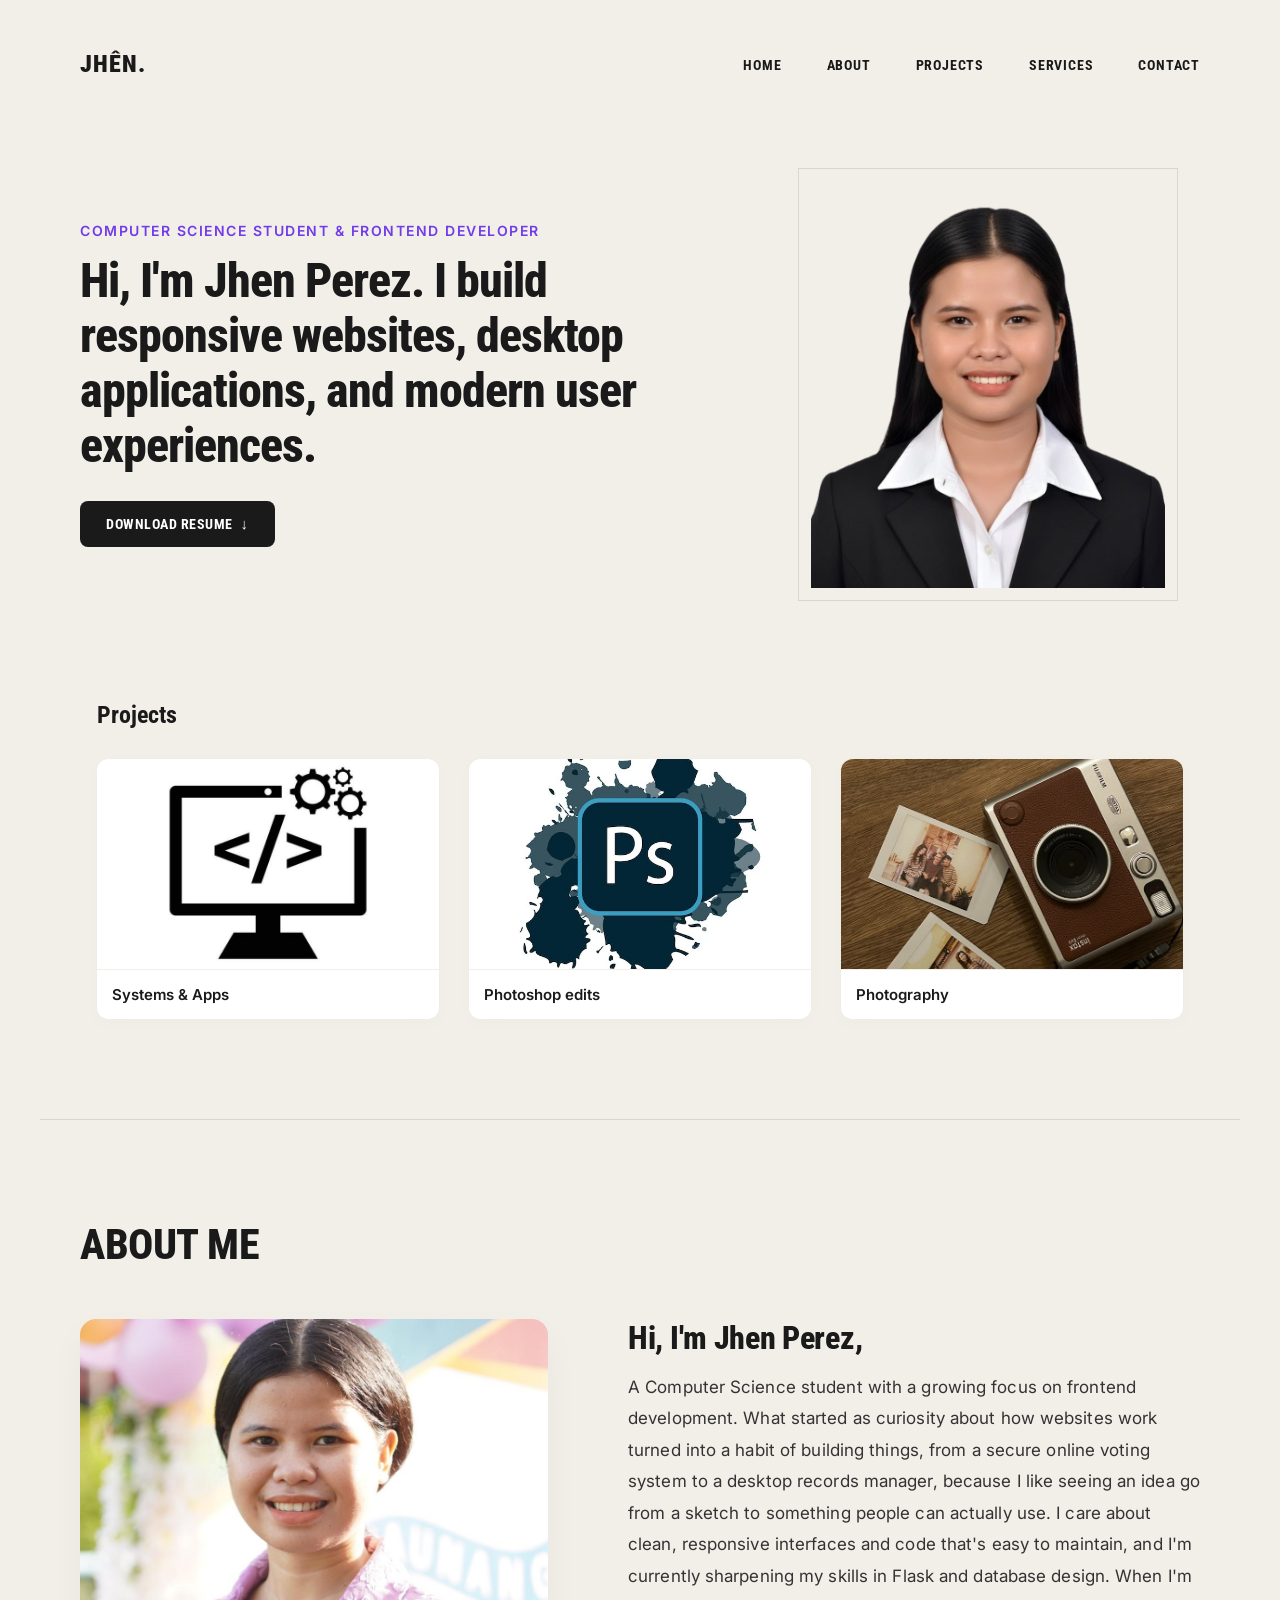
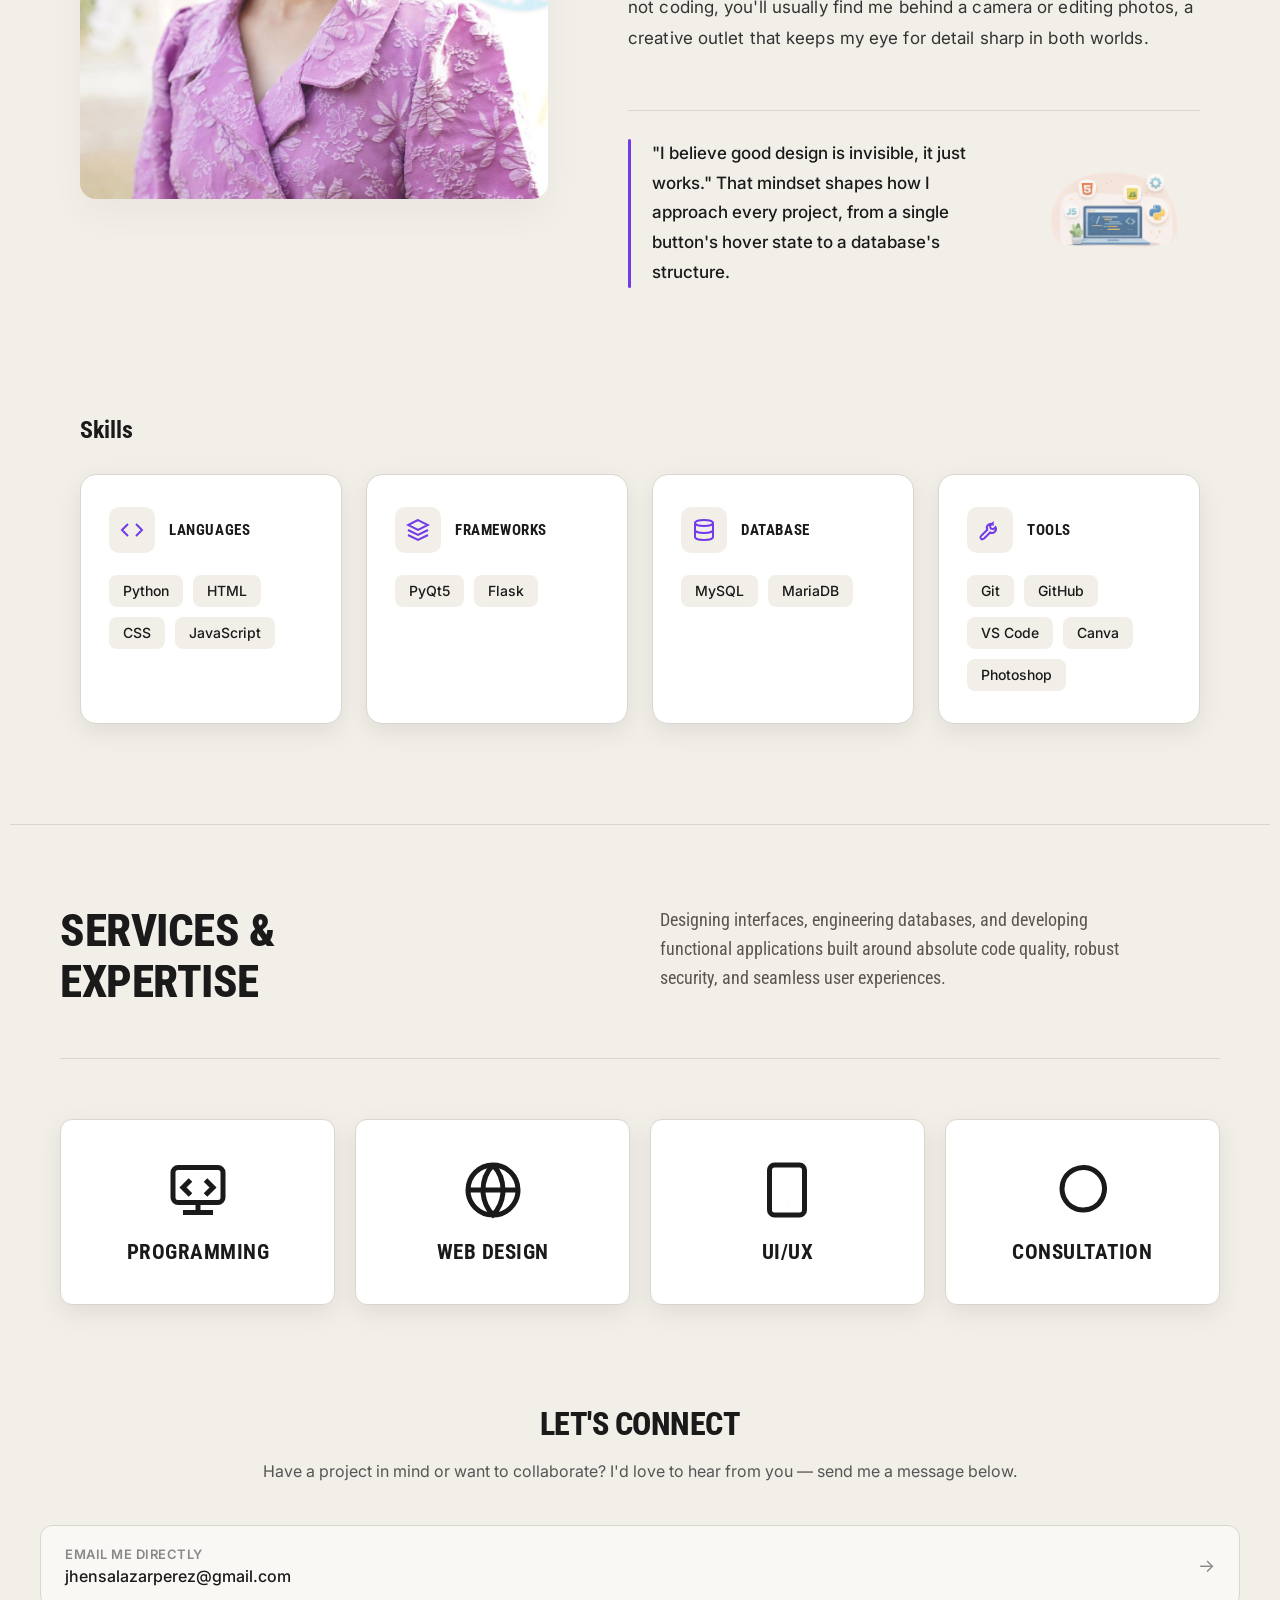
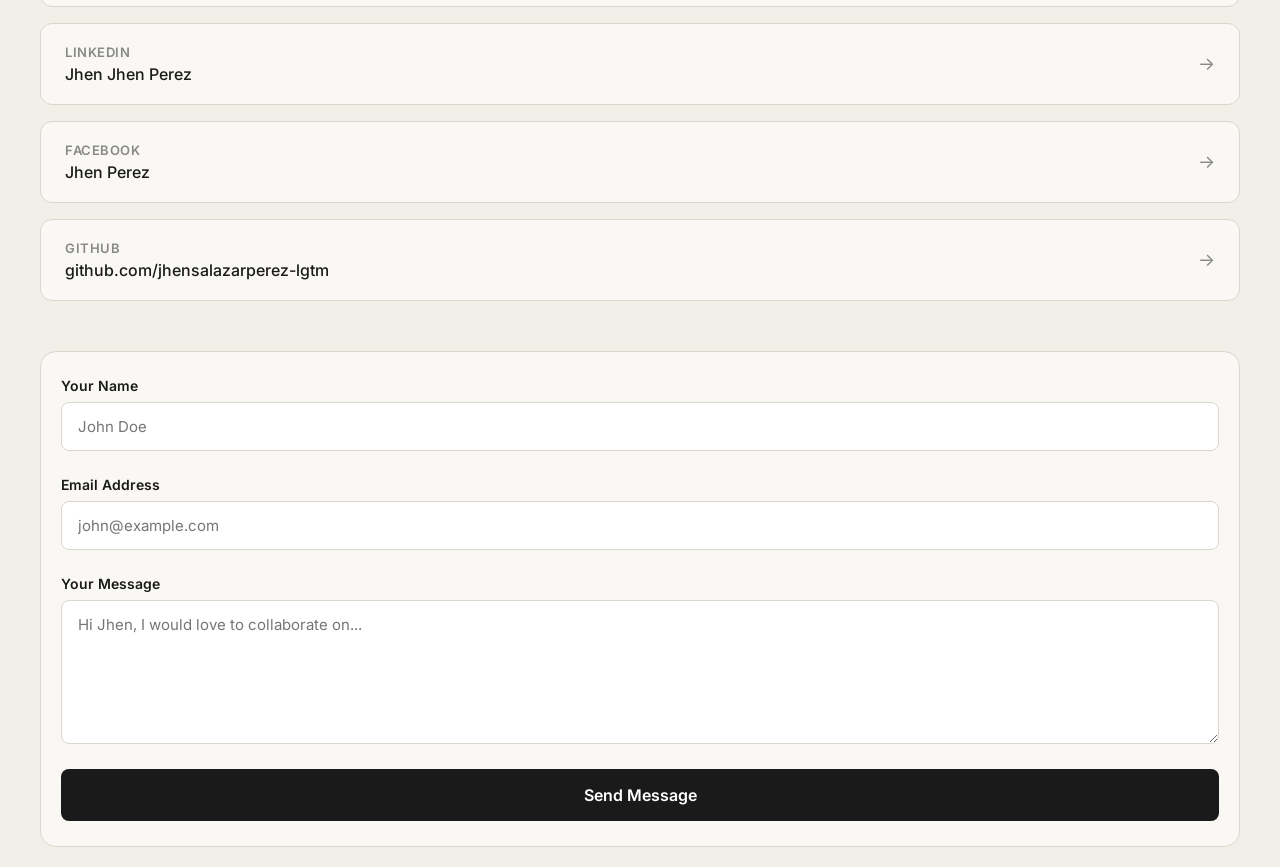
<file: index.html>
<!DOCTYPE html>
<html lang="en">
<head>
  <link rel="preconnect" href="https://fonts.googleapis.com">
  <link rel="preconnect" href="https://fonts.gstatic.com" crossorigin>
  <link href="https://fonts.googleapis.com/css2?family=Roboto+Condensed:ital,wght=0,100..900;1,100..900&display=swap" rel="stylesheet">

  <link rel="stylesheet" href="my_portfolio.css">
  <link rel="stylesheet" href="about-page.css">
  <link rel="stylesheet" href="service-page.css">
  <link rel="stylesheet" href="contact.css">
  <link rel="stylesheet" href="modal.css">

  <meta charset="UTF-8">
  <meta name="viewport" content="width=device-width, initial-scale=1.0">
  <title>Jhen Perez | Portfolio</title>
</head>
<body>
  <div class="first-page-container">
      <div class="header">
        <nav class="navbar">
          <div class="logo">JHÊN.</div>
          
          <input type="checkbox" id="menu-toggle" class="menu-checkbox">
          <label for="menu-toggle" class="hamburger-button">
            <span></span>
            <span></span>
            <span></span>
          </label>

          <ul class="nav-links">
            <li><a href="#home-page">Home</a></li>
            <li><a href="#about-page">About</a></li>
            <li><a href="#feature-page">Projects</a></li>
            <li><a href="#services-page">Services</a></li>
            <li><a href="#contact-page">Contact</a></li>
          </ul>
        </nav>
      </div>

      <div id="home-page" class="me-page">
        <div class="intro">
          <p class="intro-eyebrow">Computer Science Student &amp; Frontend Developer</p>
          <h1 class="intro-text">
            Hi, I'm Jhen Perez. I build responsive websites, desktop applications, and modern user experiences.
          </h1>
          <a href="resume.pdf" download class="resume-download-btn">
            Download Resume <span>↓</span>
          </a>
        </div>
        <div class="my_photo">
          <div class="photo-frame">
            <img src="id.png" class="profile-img" alt="Jhen Profile">
          </div>
        </div>
      </div>

      <div id="feature-page" class="feature-page">
        <p class="featured-text">Projects</p>
        <div class="featured-divs">
          <!-- Card 1: Systems & Apps -->
          <div class="featured-container" data-modal-target="modal-programming">
            <div class="card-img-wrapper">
              <img src="system-logo.jpg" class="project-img" alt="Systems and Apps">
            </div>
            <div class="card-meta">
              <span class="project-name">Systems &amp; Apps</span>
            </div>
          </div>
          <!-- Card 2: Photoshop Edits -->
          <div class="featured-container" data-modal-target="modal-webdesign">
            <div class="card-img-wrapper">
              <img src="ps-logo.jpg" class="project-img" alt="Photoshop edits">
            </div>
            <div class="card-meta">
              <span class="project-name">Photoshop edits</span>
            </div>
          </div>
          <!-- Card 3: Photography -->
          <div class="featured-container" data-modal-target="modal-photography">
            <div class="card-img-wrapper">
              <img src="photography.jpg" class="project-img" alt="Photography Collection">
            </div>
            <div class="card-meta">
              <span class="project-name">Photography</span>
            </div>
          </div>
        </div>
      </div>
  </div> 

  
  <div id="about-page" class="second-page-container">
    <div class="about-header">
      <h2 class="paragraph-about-me">About me</h2>
    </div>
    
    <div class="about-content-grid">
      <div class="second-img-container">
        <img src="jhen.jpg" class="jhen-img" alt="Jhen Portrait">
      </div>
      
      <div class="another-div">
        <div class="hello-im-jhen">
          <h3 class="paragraph-hello">Hi, I'm Jhen Perez,</h3>
          <p class="description-text">
           A Computer Science student with a growing focus on frontend development. What started as curiosity about how websites work turned into a habit of building things, from a secure online voting system to a desktop records manager, because I like seeing an idea go from a sketch to something people can actually use. I care about clean, responsive interfaces and code that's easy to maintain, and I'm currently sharpening my skills in Flask and database design. When I'm not coding, you'll usually find me behind a camera or editing photos, a creative outlet that keeps my eye for detail sharp in both worlds.
          </p>
        </div>
        
        <div class="bottom-showcase-container">
          <p class="lower-paragraph">
            "I believe good design is invisible, it just works." That mindset shapes how I approach every project, from a single button's hover state to a database's structure.
          </p>
          <div class="final-logo">
            <img src="programming_logo.png" class="programming-logo" alt="Programming Showcase Logo">
          </div>
        </div>
      </div>
    </div>
  </div>

  <!-- SKILLS SECTION -->
  <div id="skills-page" class="skills-page">
    <p class="skills-text">Skills</p>
    <div class="skills-grid">
      <div class="skills-category">
        <div class="skills-category-header">
          <div class="skills-icon-box">
            <svg viewBox="0 0 24 24" fill="none" stroke="currentColor" stroke-width="2">
              <path d="M8 6L2 12l6 6M16 6l6 6-6 6" />
            </svg>
          </div>
          <p class="skills-category-title">Languages</p>
        </div>
        <div class="skills-tag-list">
          <span>Python</span>
          <span>HTML</span>
          <span>CSS</span>
          <span>JavaScript</span>
        </div>
      </div>
      <div class="skills-category">
        <div class="skills-category-header">
          <div class="skills-icon-box">
            <svg viewBox="0 0 24 24" fill="none" stroke="currentColor" stroke-width="2">
              <path d="M12 2 2 7l10 5 10-5-10-5zM2 17l10 5 10-5M2 12l10 5 10-5" />
            </svg>
          </div>
          <p class="skills-category-title">Frameworks</p>
        </div>
        <div class="skills-tag-list">
          <span>PyQt5</span>
          <span>Flask</span>
        </div>
      </div>
      <div class="skills-category">
        <div class="skills-category-header">
          <div class="skills-icon-box">
            <svg viewBox="0 0 24 24" fill="none" stroke="currentColor" stroke-width="2">
              <ellipse cx="12" cy="5" rx="9" ry="3" />
              <path d="M3 5v14c0 1.66 4.03 3 9 3s9-1.34 9-3V5M3 12c0 1.66 4.03 3 9 3s9-1.34 9-3" />
            </svg>
          </div>
          <p class="skills-category-title">Database</p>
        </div>
        <div class="skills-tag-list">
          <span>MySQL</span>
          <span>MariaDB</span>
        </div>
      </div>
      <div class="skills-category">
        <div class="skills-category-header">
          <div class="skills-icon-box">
            <svg viewBox="0 0 24 24" fill="none" stroke="currentColor" stroke-width="2">
              <path d="M14.7 6.3a4 4 0 0 0-5.4 5.4l-6 6a2 2 0 1 0 2.8 2.8l6-6a4 4 0 0 0 5.4-5.4l-2.1 2.1-2.7-.7-.7-2.7 2.7-2.5z" />
            </svg>
          </div>
          <p class="skills-category-title">Tools</p>
        </div>
        <div class="skills-tag-list">
          <span>Git</span>
          <span>GitHub</span>
          <span>VS Code</span>
          <span>Canva</span>
          <span>Photoshop</span>
        </div>
      </div>
    </div>
  </div>

  
  <div id="services-page" class="services-section-container">
    <div class="services-inner-wrapper">
      
      <div class="services-hero-section">
        <div class="services-left-col">
          <h2 class="services-headline">Services &amp;<br>Expertise</h2>
        </div>
        <div class="services-right-col">
          <p class="services-intro-para">
            Designing interfaces, engineering databases, and developing functional applications built around absolute code quality, robust security, and seamless user experiences.
          </p>
        </div>
      </div>

      
      <div class="services-panel-container">
        
        <div class="services-card" data-modal-target="modal-service-programming">
          <div class="services-icon-box">
            <svg viewBox="0 0 24 24" fill="none" stroke="currentColor" stroke-width="2">
              <rect x="2" y="3" width="20" height="14" rx="2" />
              <path d="M6 21h12M12 17v4M9 8l-3 3 3 3M15 8l3 3-3 3" />
            </svg>
          </div>
          <span class="services-card-title">Programming</span>
        </div>

        
        <div class="services-card" data-modal-target="modal-service-webdesign">
          <div class="services-icon-box">
            <svg viewBox="0 0 24 24" fill="none" stroke="currentColor" stroke-width="2">
              <circle cx="12" cy="12" r="10" />
              <path d="M12 2a14.5 14.5 0 0 0 0 20 14.5 14.5 0 0 0 0-20M2 12h20" />
            </svg>
          </div>
          <span class="services-card-title">Web Design</span>
        </div>

        
        <div class="services-card" data-modal-target="modal-uiux">
          <div class="services-icon-box">
            <svg viewBox="0 0 24 24" fill="none" stroke="currentColor" stroke-width="2">
              <rect x="5" y="2" width="14" height="20" rx="2" />
              <path d="M12 18h.01" />
            </svg>
          </div>
          <span class="services-card-title">UI/UX</span>
        </div>

        
        <div class="services-card" data-modal-target="modal-consultation">
          <div class="services-icon-box">
            <svg viewBox="0 0 24 24" fill="none" stroke="currentColor" stroke-width="2">
              <path d="M21 11.5a8.38 8.38 0 0 1-.9 3.8 8.5 8.5 0 0 1-7.6 4.7 8.38 8.38 0 0 1-7.6-4.7 8.38 8.38 0 0 1-.9-3.8 8.5 8.5 0 0 1 4.7-7.6 8.38 8.38 0 0 1 3.8-.9h.5a8.48 8.48 0 0 1 8 8v.5z" />
            </svg>
          </div>
          <span class="services-card-title">Consultation</span>
        </div>

      </div>

    </div>
  </div>

  <div id="contact-page" class="contact-page-container">
    <div class="contact-content-grid">
      
      <div class="contact-info-side">
        <div class="contact-header">
          <h2 class="paragraph-contact-title">Let's Connect</h2>
          <p class="contact-subtitle">
            Have a project in mind or want to collaborate? I'd love to hear from you — send me a message below.
          </p>
        </div>

        <div class="contact-links-list">
          <a href="mailto:jhensalazarperez@gmail.com" class="contact-card-link">
            <div class="contact-card-content">
              <span class="contact-card-label">Email Me Directly</span>
              <span class="contact-card-value">jhensalazarperez@gmail.com</span>
            </div>
            <span class="arrow-icon">→</span>
          </a>

          <a href="https://www.linkedin.com/in/jhen-jhen-perez-0287103bb" target="_blank" rel="noopener noreferrer" class="contact-card-link">
            <div class="contact-card-content">
              <span class="contact-card-label">LinkedIn</span>
              <span class="contact-card-value">Jhen Jhen Perez</span>
            </div>
            <span class="arrow-icon">→</span>
          </a>

          <a href="https://www.facebook.com/lincoln.rios.73" target="_blank" rel="noopener noreferrer" class="contact-card-link">
            <div class="contact-card-content">
              <span class="contact-card-label">Facebook</span>
              <span class="contact-card-value">Jhen Perez</span>
            </div>
            <span class="arrow-icon">→</span>
          </a>

          <a href="https://github.com/jhensalazarperez-lgtm" target="_blank" rel="noopener noreferrer" class="contact-card-link">
            <div class="contact-card-content">
              <span class="contact-card-label">GitHub</span>
              <span class="contact-card-value">github.com/jhensalazarperez-lgtm</span>
            </div>
            <span class="arrow-icon">→</span>
          </a>
        </div>
      </div>
      
      <div class="contact-form-side">
        <form action="https://api.web3forms.com/submit" method="POST" class="contact-form">
          <input type="hidden" name="access_key" value="39b9abe1-5cf8-413b-ba75-9e03a6b45854">

          <div class="form-group">
            <label for="name" class="form-label">Your Name</label>
            <input type="text" id="name" name="name" required placeholder="John Doe" class="form-input">
          </div>

          <div class="form-group">
            <label for="email" class="form-label">Email Address</label>
            <input type="email" id="email" name="email" required placeholder="john@example.com" class="form-input">
          </div>

          <div class="form-group">
            <label for="message" class="form-label">Your Message</label>
            <textarea id="message" name="message" rows="6" required placeholder="Hi Jhen, I would love to collaborate on..." class="form-textarea"></textarea>
          </div>

          <button type="submit" class="submit-button">Send Message</button>
        </form>
      </div>

    </div>
  </div>

  <!-- MODAL POPUP ENGINE MODULES -->
  <!-- Photography Gallery Modal -->
  <div id="modal-photography" class="modal-overlay">
    <div class="modal-box gallery-modal">
      <span class="close-btn">&times;</span>
      <h2>Photography Gallery</h2>
      <p>A collection of captured moments showcasing visual perspectives, lighting composition, and artistic framing choices.</p>
      
      <div class="photography-gallery-grid">
        <img src="21b38354-5e1d-4953-9130-542cae0b1542.jpg" class="gallery-item" alt="Stacked balancing stones portrait shot">
        <img src="fcfe2bff-c903-4162-a14b-504e3962f5dc.jpg" class="gallery-item" alt="Pink flowers growing upward along wall structure">
        <img src="2652515b-b8d5-4368-b2de-a3a3c8a19a19.jpg" class="gallery-item" alt="Lush green plant leaves under warm sunlight">
        <img src="bcf9e4d7-b32c-45fe-a556-18eda1793aa2.jpg" class="gallery-item" alt="Close-up shot of a green leaf showing depth and texture">
        <img src="8f628cf5-7db2-4237-9ac7-83b0b125e47b.jpg" class="gallery-item" alt="Sunlit green leaves photographed from below">
        <img src="bff3ba85-1c34-45e5-9a92-c72c7c67280d.jpg" class="gallery-item" alt="Macro shot of leaf veins and texture">
      </div>
    </div>
  </div>

  <!-- Systems & Apps Modal: Explore Bangkok + Habitly -->
  <div id="modal-programming" class="modal-overlay">
    <div class="modal-box">
      <span class="close-btn">&times;</span>
      <h2>Systems &amp; Apps</h2>

      <p><strong>Explore Bangkok</strong><br>A fully responsive web platform built to guide users through landmarks, structural highlights, and local insights. Features seamless UI transitions, scannable documentation maps, and modern layouts optimized across desktop and mobile form factors.</p>

      <a href="https://jhensalazarperez-lgtm.github.io/explore-bangkok-site/" target="_blank" rel="noopener noreferrer" class="modal-project-link">
        Explore Bangkok Site <span>→</span>
      </a>

      <p style="margin-top: 24px;"><strong>Habitly</strong><br>A full-stack habit-tracking app with user accounts, streak tracking, a weekly progress chart, and optional photo logs for each entry. Built with Flask, SQLite, and vanilla JavaScript, with dark mode and installable PWA support.</p>

      <a href="https://jhensalazarperez.pythonanywhere.com" target="_blank" rel="noopener noreferrer" class="modal-project-link">
        Try Habitly <span>→</span>
      </a>
    </div>
  </div>

  <!-- Photoshop Modal -->
  <div id="modal-webdesign" class="modal-overlay">
    <div class="modal-box">
      <span class="close-btn">&times;</span>
      <h2>Photoshop Editing</h2>
      <p>A collection of photo edits showcasing color correction, retouching, and creative composition — blending technical precision with visual storytelling.</p>
    </div>
  </div>

  <div id="modal-uiux" class="modal-overlay">
    <div class="modal-box">
      <span class="close-btn">&times;</span>
      <h2>UI/UX Design</h2>
      <p>Wireframing, interactive prototyping, user journey mapping, and micro-interactions optimized for sleek user retention and clean presentation.</p>
    </div>
  </div>

  <div id="modal-consultation" class="modal-overlay">
    <div class="modal-box">
      <span class="close-btn">&times;</span>
      <h2>Consultation Services</h2>
      <p>Strategic technology alignment sessions, code refactoring deep-dives, architectural guidance, and development roadmapping workflows.</p>
    </div>
  </div>

  <div id="modal-service-programming" class="modal-overlay">
    <div class="modal-box">
      <span class="close-btn">&times;</span>
      <h2>Programming</h2>
      <p>Building efficient, maintainable software across web and desktop platforms, from database-backed systems to responsive interfaces, using Python, JavaScript, and Flask.</p>
    </div>
  </div>

  <div id="modal-service-webdesign" class="modal-overlay">
    <div class="modal-box">
      <span class="close-btn">&times;</span>
      <h2>Web Design</h2>
      <p>Crafting responsive, visually engaging websites tailored to user needs, from wireframe to a fully coded, deployed site, with an emphasis on clean layout and usability.</p>
    </div>
  </div>

  <script>
    // Safe, explicit modal opening workflow
    document.querySelectorAll('[data-modal-target]').forEach(trigger => {
      trigger.addEventListener('click', function(e) {
        e.preventDefault(); // Blocks unexpected multi-touch mobile events
        const targetId = this.getAttribute('data-modal-target');
        const targetModal = document.getElementById(targetId);
        
        if (targetModal) {
          targetModal.classList.add('active');
          document.body.style.overflow = 'hidden';
        }
      });
    });

    // Explicit close button hook setup
    document.querySelectorAll('.close-btn').forEach(btn => {
      btn.addEventListener('click', function(e) {
        e.preventDefault();
        const parentModal = this.closest('.modal-overlay');
        if (parentModal) {
          parentModal.classList.remove('active');
          document.body.style.overflow = '';
        }
      });
    });

    // Dark backdrop outer overlay close mechanism
    document.querySelectorAll('.modal-overlay').forEach(overlay => {
      overlay.addEventListener('click', function(e) {
        if (e.target === this) {
          this.classList.remove('active');
          document.body.style.overflow = '';
        }
      });
    });

    // Skills cards scroll-in reveal
    const skillCards = document.querySelectorAll('.skills-category');
    if (skillCards.length) {
      const revealObserver = new IntersectionObserver((entries) => {
        entries.forEach(entry => {
          if (entry.isIntersecting) {
            entry.target.classList.add('in-view');
            revealObserver.unobserve(entry.target);
          }
        });
      }, { threshold: 0.2 });

      skillCards.forEach(card => revealObserver.observe(card));
    }
  </script>
</body>
</html>
</file>
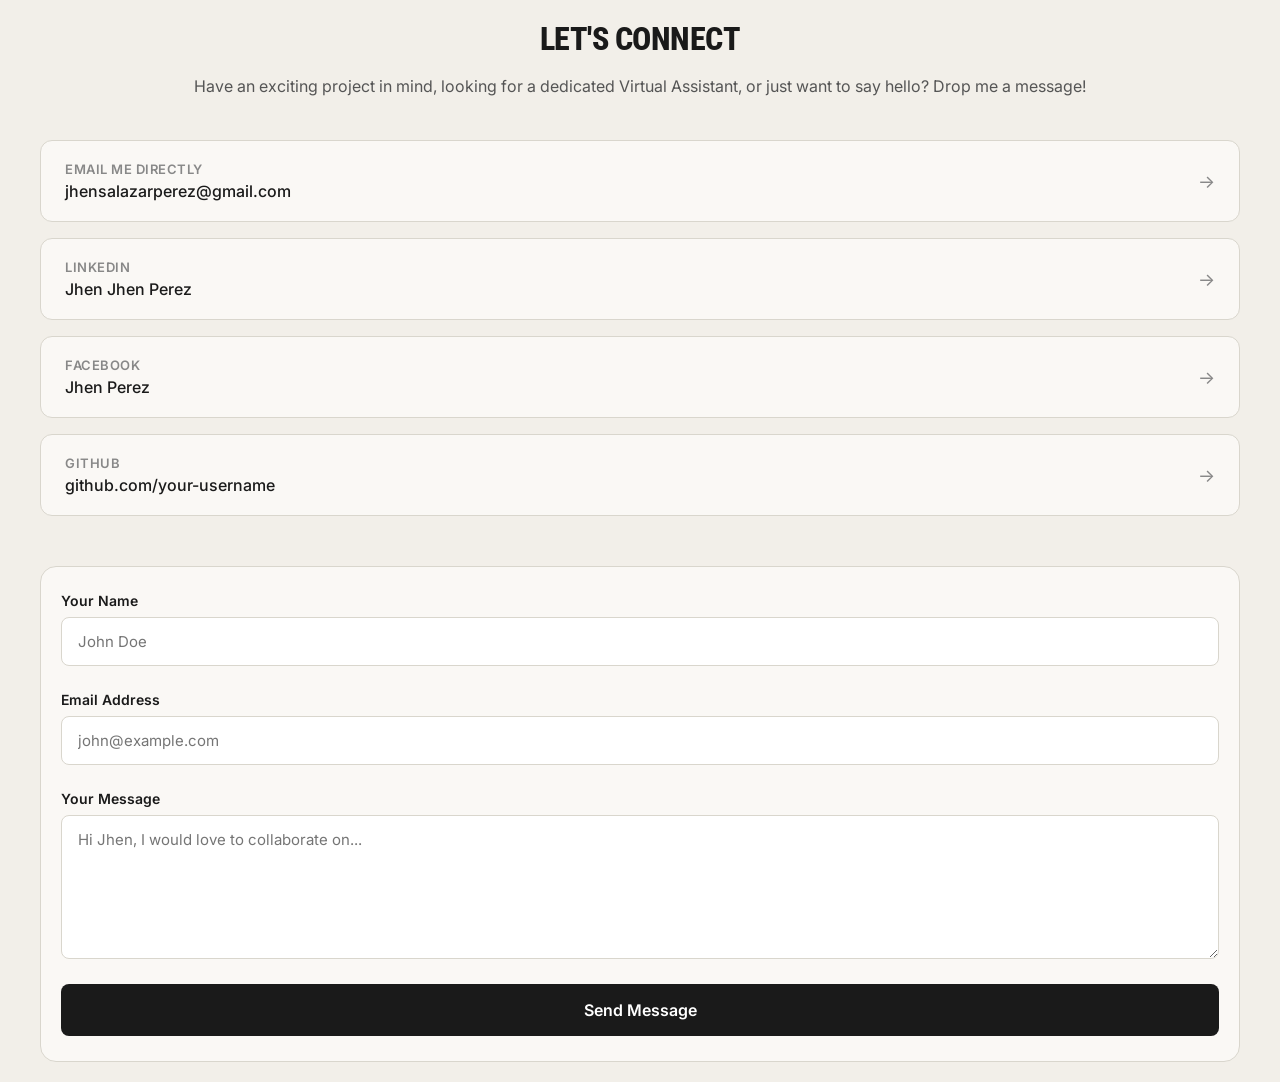
<file: contact.html>
<!DOCTYPE html>
<html lang="en">
<head>
  <meta charset="UTF-8">
  <meta name="viewport" content="width=device-width, initial-scale=1.0">
  <title>Contact Me | Jhen Perez</title>
  
  <link rel="preconnect" href="https://fonts.googleapis.com">
  <link rel="preconnect" href="https://fonts.gstatic.com" crossorigin>
  <link href="https://fonts.googleapis.com/css2?family=Inter:wght@400;500;600&family=Roboto+Condensed:wght@800&display=swap" rel="stylesheet">
  
  <link rel="stylesheet" href="contact.css">
</head>
<body>

  <section class="contact-page-container">
    <div class="contact-content-grid">
      
      <div class="contact-info-side">
        <div class="contact-header">
          <h2 class="paragraph-contact-title">Let's Connect</h2>
          <p class="contact-subtitle">
            Have an exciting project in mind, looking for a dedicated Virtual Assistant, or just want to say hello? Drop me a message!
          </p>
        </div>

        <div class="contact-links-list">
          <!-- Email (Triggers email app) -->
          <a href="mailto:jhensalazarperez@gmail.com" class="contact-card-link">
            <div class="contact-card-content">
              <span class="contact-card-label">Email Me Directly</span>
              <span class="contact-card-value">jhensalazarperez@gmail.com</span>
            </div>
            <span class="arrow-icon">→</span>
          </a>

          <a href="https://www.linkedin.com/in/jhen-jhen-perez-0287103bb" target="_blank" rel="noopener noreferrer" class="contact-card-link">
            <div class="contact-card-content">
              <span class="contact-card-label">LinkedIn</span>
              <span class="contact-card-value">Jhen Jhen Perez</span>
            </div>
            <span class="arrow-icon">→</span>
          </a>

          <a href="https://www.facebook.com/lincoln.rios.73" target="_blank" rel="noopener noreferrer" class="contact-card-link">
            <div class="contact-card-content">
              <span class="contact-card-label">Facebook</span>
              <span class="contact-card-value">Jhen Perez</span>
            </div>
            <span class="arrow-icon">→</span>
          </a>

          <a href="https://github.com/YOUR_GITHUB_USERNAME_HERE" target="_blank" rel="noopener noreferrer" class="contact-card-link">
            <div class="contact-card-content">
              <span class="contact-card-label">GitHub</span>
              <span class="contact-card-value">github.com/your-username</span>
            </div>
            <span class="arrow-icon">→</span>
          </a>
        </div>
      </div>

      <div class="contact-form-side">
        <form action="https://api.web3forms.com/submit" method="POST" class="contact-form">
          
          <input type="hidden" name="access_key" value="YOUR_ACCESS_KEY_HERE">

          <div class="form-group">
            <label for="name" class="form-label">Your Name</label>
            <input type="text" id="name" name="name" required placeholder="John Doe" class="form-input">
          </div>

          <div class="form-group">
            <label for="email" class="form-label">Email Address</label>
            <input type="email" id="email" name="email" required placeholder="john@example.com" class="form-input">
          </div>

          <div class="form-group">
            <label for="message" class="form-label">Your Message</label>
            <textarea id="message" name="message" rows="6" required placeholder="Hi Jhen, I would love to collaborate on..." class="form-textarea"></textarea>
          </div>

          <button type="submit" class="submit-button">Send Message</button>
        </form>
      </div>

    </div>
  </section>

</body>
</html>
</file>
<file: my_portfolio.css>
body {
  margin: 0;
  background-color: #F2EFE9;
  display: flex;
  flex-direction: column;
  width: 100%;
  overflow-x: hidden;
}

html {
  scroll-behavior: smooth;
}

@import url('https://fonts.googleapis.com/css2?family=Inter:wght@400;600;700&display=swap');

.first-page-container {
  display: flex;
  flex-direction: column;
  width: 100%;
}

.navbar {
  display: flex;
  justify-content: space-between;
  align-items: center;
  max-width: 1200px;
  margin: 0 auto;
  padding: 30px 40px;
  position: relative;
}

.logo {
  font-family: "Roboto Condensed", sans-serif;
  font-weight: 900;
  font-size: 24px;
  letter-spacing: 1px;
  color: #1a1a1a;
}

.nav-links {
  display: flex;
  list-style-type: none;  
  margin: 0;
  padding: 0;
  gap: 45px;         
}

.nav-links li a {
  font-family: "Roboto Condensed", sans-serif;
  font-weight: bold;
  text-transform: uppercase;
  font-size: 14px;
  letter-spacing: 0.8px;
  text-decoration: none; 
  color: #1a1a1a;
  transition: opacity 0.2s ease;
}

.nav-links li a:hover {
  opacity: 0.6;
}

.menu-checkbox, .hamburger-button {
  display: none;
}

.header {
  background-color: #F2EFE9;
}

.me-page {
  display: grid;
  grid-template-columns: 1.2fr 0.8fr;
  max-width: 1200px;
  margin: 0 auto;
  padding: 60px 40px 100px 40px;
  align-items: center;
  gap: 60px;
}

.intro-eyebrow {
  font-family: 'Inter', sans-serif;
  font-weight: 600;
  font-size: 14px;
  letter-spacing: 1.5px;
  text-transform: uppercase;
  color: #723be8;
  margin: 0 0 14px 0;
  opacity: 0;
  animation: fadeInScale 1s cubic-bezier(0.16, 1, 0.3, 1) forwards;
}

.intro-text {
  font-family: "Roboto Condensed", sans-serif;
  font-size: 3rem; 
  font-weight: 800;
  line-height: 1.15;
  color: #1a1a1a;
  text-align: left;
  margin: 0;
  letter-spacing: -1px;
  opacity: 0;
  animation: fadeInScale 1s cubic-bezier(0.16, 1, 0.3, 1) forwards;
}

@keyframes fadeInScale {
  0% { opacity: 0; transform: translateY(20px); }
  100% { opacity: 1; transform: translateY(0); }
}

.resume-download-btn {
  display: inline-flex;
  align-items: center;
  gap: 8px;
  margin-top: 28px;
  padding: 14px 26px;
  background-color: #1a1a1a;
  color: #ffffff;
  text-decoration: none;
  font-family: "Roboto Condensed", sans-serif;
  font-weight: 700;
  font-size: 14px;
  text-transform: uppercase;
  letter-spacing: 0.5px;
  border-radius: 8px;
  transition: background-color 0.2s ease, transform 0.2s ease;
  opacity: 0;
  animation: fadeInScale 1s cubic-bezier(0.16, 1, 0.3, 1) forwards;
  animation-delay: 0.15s;
}

.resume-download-btn:hover {
  background-color: #333333;
  transform: translateY(-2px);
}

.resume-download-btn span {
  font-size: 15px;
}

.my_photo {
  display: flex;
  justify-content: center;
}

.photo-frame {
  width: 100%;
  max-width: 380px;
  border: 1px solid #D9D6CD;
  padding: 12px;
  background-color: #F2EFE9;
}

.profile-img {
  width: 100%;
  height: auto;
  display: block;
  object-fit: cover;
}

.feature-page {
  max-width: 1200px;
  margin: 0 auto;
  padding: 0 40px 100px 40px;
}

.featured-text {
  font-size: 24px;
  font-weight: bold;
  font-family: "Roboto Condensed", sans-serif;
  color: #1a1a1a;
  margin: 0 0 30px 0;
}

.featured-divs {
  display: grid;
  grid-template-columns: repeat(3, 1fr);
  gap: 30px;
}

.featured-container {
  display: flex;
  flex-direction: column;
  background: #ffffff;
  border-radius: 12px;
  overflow: hidden;
  box-shadow: 0 4px 20px rgba(0,0,0,0.02);
  transition: transform 0.3s ease;
}

.featured-container:hover {
  transform: translateY(-4px);
}

.card-img-wrapper {
  width: 100%;
  height: 210px;
  overflow: hidden;
  background-color: #eae7e0;
}

.project-img {
  width: 100%;
  height: 100%;
  object-fit: cover;
  transition: transform 0.5s ease;
}

.featured-container:hover .project-img {
  transform: scale(1.04);
}

.card-meta {
  display: flex;
  justify-content: space-between;
  align-items: center;
  padding: 15px;
  background-color: #ffffff;
  border-top: 1px solid #F2EFE9;
}

.project-name {
  font-family: 'Inter', sans-serif;
  font-weight: 600;
  font-size: 15px;
  color: #1a1a1a;
}

/* ==========================================================================
   SKILLS SECTION
   ========================================================================== */
.skills-page {
  max-width: 1200px;
  margin: 0 auto;
  padding: 0 40px 100px 40px;
}

.skills-text {
  font-size: 24px;
  font-weight: bold;
  font-family: "Roboto Condensed", sans-serif;
  color: #1a1a1a;
  margin: 0 0 30px 0;
}

.skills-grid {
  display: grid;
  grid-template-columns: repeat(4, 1fr);
  gap: 24px;
}

.skills-category {
  background: #ffffff;
  border: 1px solid #D9D6CD;
  border-radius: 16px;
  padding: 32px 28px;
  box-shadow: 0 8px 24px rgba(0,0,0,0.08);
  transition: transform 0.4s cubic-bezier(0.16, 1, 0.3, 1),
              opacity 0.6s ease,
              border-color 0.3s ease,
              background-color 0.3s ease,
              box-shadow 0.3s ease;
  min-height: 180px;
  opacity: 0;
  transform: translateY(24px);
}

.skills-category.in-view {
  opacity: 1;
  transform: translateY(0);
}

.skills-category.in-view:nth-child(1) { transition-delay: 0s; }
.skills-category.in-view:nth-child(2) { transition-delay: 0.1s; }
.skills-category.in-view:nth-child(3) { transition-delay: 0.2s; }
.skills-category.in-view:nth-child(4) { transition-delay: 0.3s; }

.skills-category:hover {
  transform: translateY(-6px);
  border-color: #1a1a1a;
  background-color: #1a1a1a;
  box-shadow: 0 16px 32px rgba(0,0,0,0.18);
}

.skills-category-header {
  display: flex;
  align-items: center;
  gap: 14px;
  margin-bottom: 22px;
}

.skills-icon-box {
  flex-shrink: 0;
  width: 46px;
  height: 46px;
  border-radius: 10px;
  background-color: #F2EFE9;
  color: #723be8;
  display: flex;
  align-items: center;
  justify-content: center;
  transition: transform 0.4s cubic-bezier(0.34, 1.56, 0.64, 1);
}

.skills-category:hover .skills-icon-box {
  transform: rotate(-8deg) scale(1.08);
}

.skills-icon-box svg {
  width: 24px;
  height: 24px;
}

.skills-category-title {
  font-family: "Roboto Condensed", sans-serif;
  font-weight: 700;
  font-size: 15px;
  text-transform: uppercase;
  letter-spacing: 0.6px;
  color: #1a1a1a;
  margin: 0;
  transition: color 0.3s ease;
}

.skills-category:hover .skills-category-title {
  color: #ffffff;
}

.skills-tag-list {
  display: flex;
  flex-wrap: wrap;
  align-items: center;
  gap: 10px;
}

.skills-tag-list span {
  font-family: 'Inter', sans-serif;
  font-weight: 500;
  font-size: 14px;
  line-height: 1;
  color: #1a1a1a;
  background: #F2EFE9;
  padding: 9px 14px;
  border-radius: 8px;
  white-space: nowrap;
  transition: background-color 0.3s ease, color 0.3s ease;
}

.skills-category:hover .skills-tag-list span {
  background: #333333;
  color: #ffffff;
}

@media (prefers-reduced-motion: reduce) {
  .skills-category {
    opacity: 1;
    transform: none;
    transition: none;
  }
}

@media (max-width: 768px) {
  .navbar {
    padding: 20px;
  }

  .hamburger-button {
    display: flex;
    flex-direction: column;
    justify-content: space-between;
    width: 24px;
    height: 18px;
    cursor: pointer;
    z-index: 10000;
  }

  .hamburger-button span {
    display: block;
    width: 100%;
    height: 2px;
    background-color: #1a1a1a;
    transition: transform 0.3s ease, opacity 0.3s ease;
  }

  .menu-checkbox {
    display: none;
  }

  .nav-links {
    display: flex;
    flex-direction: column;
    gap: 0;
    position: absolute;
    top: 100%;
    left: 0;
    width: 100%;
    background-color: #F2EFE9;
    border-bottom: 1px solid #D9D6CD;
    max-height: 0;
    overflow: hidden;
    transition: max-height 0.3s cubic-bezier(0.16, 1, 0.3, 1);
    z-index: 999;
  }

  .nav-links li {
    width: 100%;
  }

  .nav-links li a {
    display: block;
    padding: 20px;
    border-top: 1px solid rgba(0,0,0,0.04);
    font-size: 15px;
    text-align: center;
  }

  .menu-checkbox:checked ~ .nav-links {
    max-height: 300px;
  }

  .menu-checkbox:checked ~ .hamburger-button span:nth-child(1) {
    transform: translateY(8px) rotate(45deg);
  }
  .menu-checkbox:checked ~ .hamburger-button span:nth-child(2) {
    opacity: 0;
  }
  .menu-checkbox:checked ~ .hamburger-button span:nth-child(3) {
    transform: translateY(-8px) rotate(-45deg);
  }

  .me-page {
    grid-template-columns: 1fr;
    padding: 40px 20px;
    gap: 40px;
  }

  .intro-text {
    font-size: 2.2rem;
    text-align: center;
  }

  .intro-eyebrow {
    text-align: center;
    max-width: 100%;
  }

  .intro {
    text-align: center;
  }

  .photo-frame {
    max-width: 280px;
  }

  .feature-page {
    padding: 0 20px 60px 20px;
  }

  .featured-divs {
    grid-template-columns: 1fr;
    gap: 30px;
  }
  
  .card-img-wrapper {
    height: 190px;
  }

  .skills-page {
    padding: 0 20px 60px 20px;
  }

  .skills-grid {
    grid-template-columns: 1fr 1fr;
  }
}

@media (max-width: 480px) {
  .skills-grid {
    grid-template-columns: 1fr;
  }
}
</file>
<file: about-page.css>
@import url('https://fonts.googleapis.com/css2?family=Inter:wght@400;500;600&display=swap');

.second-page-container {
  width: 100%;
  max-width: 1200px;
  margin: 0 auto;
  box-sizing: border-box;
  padding: 100px 40px;
  background-color: #F2EFE9;
  border-top: 1px solid #D9D6CD;
}

.about-header {
  margin-bottom: 50px;
}

.paragraph-about-me {
  margin: 0;
  font-size: 42px;
  font-family: "Roboto Condensed", sans-serif;
  font-weight: 800;
  text-transform: uppercase;
  color: #1a1a1a;
  letter-spacing: -0.5px;
}

.about-content-grid {
  display: grid;
  grid-template-columns: 0.9fr 1.1fr;
  gap: 80px;
  align-items: start;
}

.second-img-container {
  width: 100%;
}

.jhen-img {
  width: 100%;
  height: auto;
  max-height: 480px;
  object-fit: cover;
  border-radius: 16px;
  box-shadow: 0px 15px 35px rgba(0, 0, 0, 0.04);
  display: block;
}

.another-div {
  display: flex;
  flex-direction: column;
  gap: 45px;
}

.hello-im-jhen {
  display: flex;
  flex-direction: column;
  gap: 15px;
}

.paragraph-hello {
  font-family: "Roboto Condensed", sans-serif;
  font-size: 32px;
  font-weight: 800;
  letter-spacing: -0.3px;
  margin: 0;
  color: #1a1a1a;
}

.description-text {
  margin: 0;
  font-family: 'Inter', sans-serif;
  font-weight: 400;
  line-height: 1.85;
  font-size: 17px;
  letter-spacing: 0.1px;
  text-align: left;
  color: #333333;
}

.bottom-showcase-container {
  position: relative;
  display: grid;
  grid-template-columns: 1fr 180px;
  gap: 40px;
  align-items: center;
  padding: 28px 0 28px 24px;
  margin-top: 10px;
  border-top: 1px solid #D9D6CD;
}

.bottom-showcase-container::before {
  content: "";
  position: absolute;
  top: 28px;
  bottom: 28px;
  left: 0;
  width: 3px;
  background-color: #723be8;
  border-radius: 2px;
}

.lower-paragraph {
  font-family: 'Inter', sans-serif;
  font-weight: 500;
  font-size: 17px;
  line-height: 1.75;
  font-style: normal;
  margin: 0;
  color: #1a1a1a;
}

.final-logo {
  display: flex;
  justify-content: flex-end;
}

.programming-logo {
  width: 100%;
  max-width: 200px;
  height: auto;
  object-fit: contain;
  opacity: 0.85;
}

@media (max-width: 768px) {
  .second-page-container {
    padding: 60px 20px;
  }

  .about-header {
    margin-bottom: 30px;
  }

  .paragraph-about-me {
    font-size: 32px;
    text-align: center;
  }

  .about-content-grid {
    grid-template-columns: 1fr;
    gap: 30px;
  }

  .jhen-img {
    max-height: 340px;
  }

  .another-div {
    gap: 35px;
  }

  .paragraph-hello {
    font-size: 26px;
    text-align: center;
  }

  .description-text {
    font-size: 16px;
  }

  .bottom-showcase-container {
    grid-template-columns: 1fr;
    gap: 25px;
    text-align: center;
    padding: 25px 0 25px 20px;
  }

  .bottom-showcase-container::before {
    top: 25px;
    bottom: 25px;
  }

  .final-logo {
    justify-content: center;
  }

  .programming-logo {
    max-width: 130px;
  }
}
</file>
<file: service-page.css>
.services-section-container {
  width: 100%;
  background-color: #F2EFE9; 
  border-top: 1px solid #D9D6CD; 
  padding: 80px 4% 100px 4%;
  box-sizing: border-box;
  font-family: 'Roboto Condensed', sans-serif;
}

.services-inner-wrapper {
  max-width: 1200px;
  margin: 0 auto;
}

.services-hero-section {
  display: flex;
  flex-direction: row;
  justify-content: space-between;
  align-items: flex-start;
  gap: 40px;
  border-bottom: 1px solid #D9D6CD;
  padding-bottom: 50px;
  margin-bottom: 60px;
}

.services-left-col {
  flex: 1;
}

.services-headline {
  font-size: 2.8rem;
  font-weight: 800;
  text-transform: uppercase;
  color: #1a1a1a; 
  line-height: 1.15;
  margin: 0;
  letter-spacing: -0.5px;
}

.services-right-col {
  flex: 1;
}

.services-intro-para {
  font-size: 1.15rem;
  color: #59564f;
  line-height: 1.6;
  margin: 0;
  max-width: 500px;
}

.services-panel-container {
  display: grid;
  grid-template-columns: repeat(4, 1fr);
  gap: 20px;
}

.services-card {
  background-color: #ffffff;
  border: 1px solid #D9D6CD;
  border-radius: 12px;
  padding: 40px 30px;
  display: flex;
  flex-direction: column;
  align-items: center;
  justify-content: center;
  text-align: center;
  box-shadow: 0 8px 24px rgba(0,0,0,0.08);
  transition: transform 0.3s cubic-bezier(0.25, 0.8, 0.25, 1), 
              border-color 0.3s ease, 
              background-color 0.3s ease,
              box-shadow 0.3s ease;
  cursor: pointer;
}

.services-card:hover {
  transform: translateY(-5px);
  box-shadow: 0 16px 32px rgba(0,0,0,0.18);
  border-color: #1a1a1a;
  background-color: #1a1a1a; 
}

.services-icon-box {
  width: 60px;
  height: 60px;
  display: flex;
  align-items: center;
  justify-content: center;
  margin-bottom: 20px;
  color: #1a1a1a; 
  transition: color 0.3s ease;
}

.services-icon-box svg {
  width: 100%;
  height: 100%;
}

.services-card:hover .services-icon-box {
  color: #ffffff;
}

.services-card-title {
  color: #1a1a1a;
  font-size: 1.3rem;
  font-weight: 700;
  text-transform: uppercase;
  letter-spacing: 0.5px;
  transition: color 0.3s ease;
}

.services-card:hover .services-card-title {
  color: #ffffff;
}

@media (max-width: 992px) {
  .services-hero-section {
    flex-direction: column;
    gap: 20px;
    padding-bottom: 40px;
  }

  .services-headline {
    font-size: 2.3rem;
  }

  .services-panel-container {
    grid-template-columns: repeat(2, 1fr);
    gap: 15px;
  }
}

@media (max-width: 480px) {
  .services-section-container {
    padding: 60px 5% 80px 5%;
  }

  .services-headline {
    font-size: 1.8rem;
  }

  .services-intro-para {
    font-size: 1rem;
  }

  .services-panel-container {
    grid-template-columns: 1fr;
  }

  .services-card {
    padding: 30px 20px;
  }
}
</file>
<file: contact.css>
* {
  box-sizing: border-box;
  margin: 0;
  padding: 0;
}

body {
  background-color: #F2EFE9;
  font-family: 'Inter', sans-serif;
  display: flex;
  justify-content: center;
  align-items: center;
  min-height: 100vh;
  padding: 40px 20px;
}

.contact-page-container {
  width: 100%;
  max-width: 1200px;
  background-color: #F2EFE9;
}

.contact-content-grid {
  display: grid;
  grid-template-columns: 1fr 1fr;
  gap: 80px;
  align-items: start;
}

.contact-info-side {
  display: flex;
  flex-direction: column;
  gap: 40px;
}

.paragraph-contact-title {
  margin: 0;
  font-size: 42px;
  font-family: "Roboto Condensed", sans-serif;
  font-weight: 800;
  text-transform: uppercase;
  color: #1a1a1a;
  letter-spacing: -0.5px;
}

.contact-subtitle {
  margin: 15px 0 0 0;
  font-family: 'Inter', sans-serif;
  font-weight: 400;
  line-height: 1.7;
  font-size: 17px;
  color: #555555;
}

.contact-links-list {
  display: flex;
  flex-direction: column;
  gap: 16px;
}

.contact-card-link {
  display: flex;
  justify-content: space-between;
  align-items: center;
  padding: 20px 24px;
  background-color: #FAF8F5; 
  border: 1px solid #D9D6CD;
  border-radius: 12px;
  text-decoration: none;
  transition: all 0.3s ease;
}

.contact-card-link:hover {
  border-color: #1a1a1a;
  background-color: #ffffff;
  transform: translateY(-2px);
}

.contact-card-content {
  display: flex;
  flex-direction: column;
  gap: 4px;
}

.contact-card-label {
  font-family: 'Inter', sans-serif;
  font-size: 13px;
  font-weight: 600;
  text-transform: uppercase;
  letter-spacing: 0.5px;
  color: #888888;
}

.contact-card-value {
  font-family: 'Inter', sans-serif;
  font-size: 16px;
  font-weight: 500;
  color: #1a1a1a;
}

.arrow-icon {
  font-size: 18px;
  color: #888888;
  transition: transform 0.3s ease;
}

.contact-card-link:hover .arrow-icon {
  color: #1a1a1a;
  transform: translateX(5px);
}

.contact-form-side {
  background-color: #FAF8F5;
  border: 1px solid #D9D6CD;
  border-radius: 16px;
  padding: 40px;
}

.contact-form {
  display: flex;
  flex-direction: column;
  gap: 25px;
}

.form-group {
  display: flex;
  flex-direction: column;
  gap: 8px;
}

.form-label {
  font-family: 'Inter', sans-serif;
  font-size: 14px;
  font-weight: 600;
  color: #1a1a1a;
}

.form-input,
.form-textarea {
  width: 100%;
  box-sizing: border-box;
  padding: 14px 16px;
  background-color: #ffffff;
  border: 1px solid #D9D6CD;
  border-radius: 8px;
  font-family: 'Inter', sans-serif;
  font-size: 15px;
  color: #1a1a1a;
  transition: border-color 0.3s ease;
}

.form-input:focus,
.form-textarea:focus {
  outline: none;
  border-color: #1a1a1a;
}

.form-textarea {
  resize: vertical;
}

.submit-button {
  background-color: #1a1a1a;
  color: #ffffff;
  border: none;
  border-radius: 8px;
  padding: 16px;
  font-family: 'Inter', sans-serif;
  font-size: 16px;
  font-weight: 600;
  cursor: pointer;
  transition: background-color 0.3s ease, transform 0.2s ease;
}

.submit-button:hover {
  background-color: #333333;
}

.submit-button:active {
  transform: scale(0.98);
}

  body {
    padding: 20px 10px;
  }

  .contact-content-grid {
    grid-template-columns: 1fr;
    gap: 50px;
  }

  .paragraph-contact-title {
    font-size: 32px;
    text-align: center;
  }

  .contact-subtitle {
    text-align: center;
    font-size: 16px;
  }

  .contact-form-side {
    padding: 25px 20px;
  }
}
</file>
<file: modal.css>
/* --- PREMIUM POP-UP MODAL ENGINE --- */
.modal-overlay {
  position: fixed;
  top: 0;
  left: 0;
  width: 100%;
  height: 100%;
  background: rgba(10, 10, 10, 0.6);
  backdrop-filter: blur(8px);
  display: flex;
  align-items: center;
  justify-content: center;
  opacity: 0;
  pointer-events: none;
  transition: opacity 0.3s cubic-bezier(0.25, 1, 0.5, 1);
  z-index: 99999;
  padding: 20px;
  box-sizing: border-box;
}

.modal-overlay.active {
  opacity: 1;
  pointer-events: auto;
}

.modal-box {
  background: #ffffff;
  padding: 40px 32px 32px 32px;
  border-radius: 20px;
  max-width: 500px;
  width: 100%;
  position: relative;
  box-shadow: 0 25px 50px -12px rgba(0, 0, 0, 0.25);
  transform: scale(0.96) translateY(10px);
  transition: transform 0.3s cubic-bezier(0.25, 1, 0.5, 1);
  box-sizing: border-box;
  max-height: 85vh;
  overflow-y: auto;
  -webkit-overflow-scrolling: touch;
}

/* Elegant wider layout option for visual galleries */
.modal-box.gallery-modal {
  max-width: 760px;
}

.modal-overlay.active .modal-box {
  transform: scale(1) translateY(0);
}

/* Sleek top-right close boundary action */
.close-btn {
  position: absolute;
  top: 14px;
  right: 18px;
  font-size: 28px;
  font-weight: 300;
  color: #8c8c8c;
  cursor: pointer;
  line-height: 1;
  transition: color 0.2s ease, transform 0.2s ease;
  user-select: none;
  padding: 10px;
}

.close-btn:hover {
  color: #111111;
  transform: scale(1.08);
}

.modal-box h2 {
  margin: 0 0 14px 0;
  font-size: 1.75rem;
  font-weight: 700;
  color: #111111;
  letter-spacing: -0.02em;
  font-family: 'Roboto Condensed', sans-serif;
  border-bottom: 1px solid #f0f0f0;
  padding-bottom: 10px;
}

.modal-box p {
  color: #4a4a4a;
  line-height: 1.7;
  font-size: 1.05rem;
  margin: 0 0 16px 0;
  font-family: 'Roboto Condensed', sans-serif;
}

/* --- PHOTOGRAPHY GRID FRAMEWORK --- */
.photography-gallery-grid {
  display: grid;
  grid-template-columns: repeat(auto-fill, minmax(220px, 1fr));
  gap: 16px;
  margin-top: 24px;
  width: 100%;
}

.gallery-item {
  width: 100%;
  height: auto;
  object-fit: contain;
  border-radius: 10px;
  border: 1px solid #e5e5e5;
  transition: transform 0.25s ease, box-shadow 0.25s ease;
  display: block;
}

@media (hover: hover) {
  .gallery-item:hover {
    transform: translateY(-2px);
    box-shadow: 0 8px 16px rgba(0,0,0,0.1);
  }
  .services-card:hover, .featured-container:hover {
    transform: translateY(-2px);
  }
}

.services-card, .featured-container {
  cursor: pointer;
  -webkit-tap-highlight-color: transparent; /* Prevents ugly mobile flash overlays */
  transition: transform 0.2s ease;
}

/* Mobile Responsive Optimizations */
@media (max-width: 480px) {
  .photography-gallery-grid {
    grid-template-columns: 1fr;
    gap: 14px;
  }
  .modal-box {
    padding: 36px 20px 24px 20px;
    max-height: 90vh;
  }
  .modal-box h2 {
    font-size: 1.5rem;
  }
}

/* Project Link Button Styling */
.modal-project-link {
  display: inline-flex;
  align-items: center;
  gap: 8px;
  margin-top: 12px;
  padding: 10px 20px;
  background-color: #111111;
  color: #ffffff;
  text-decoration: none;
  font-family: 'Roboto Condensed', sans-serif;
  font-weight: 600;
  border-radius: 8px;
  transition: background-color 0.2s ease;
}

.modal-project-link:hover {
  background-color: #333333;
}
</file>
